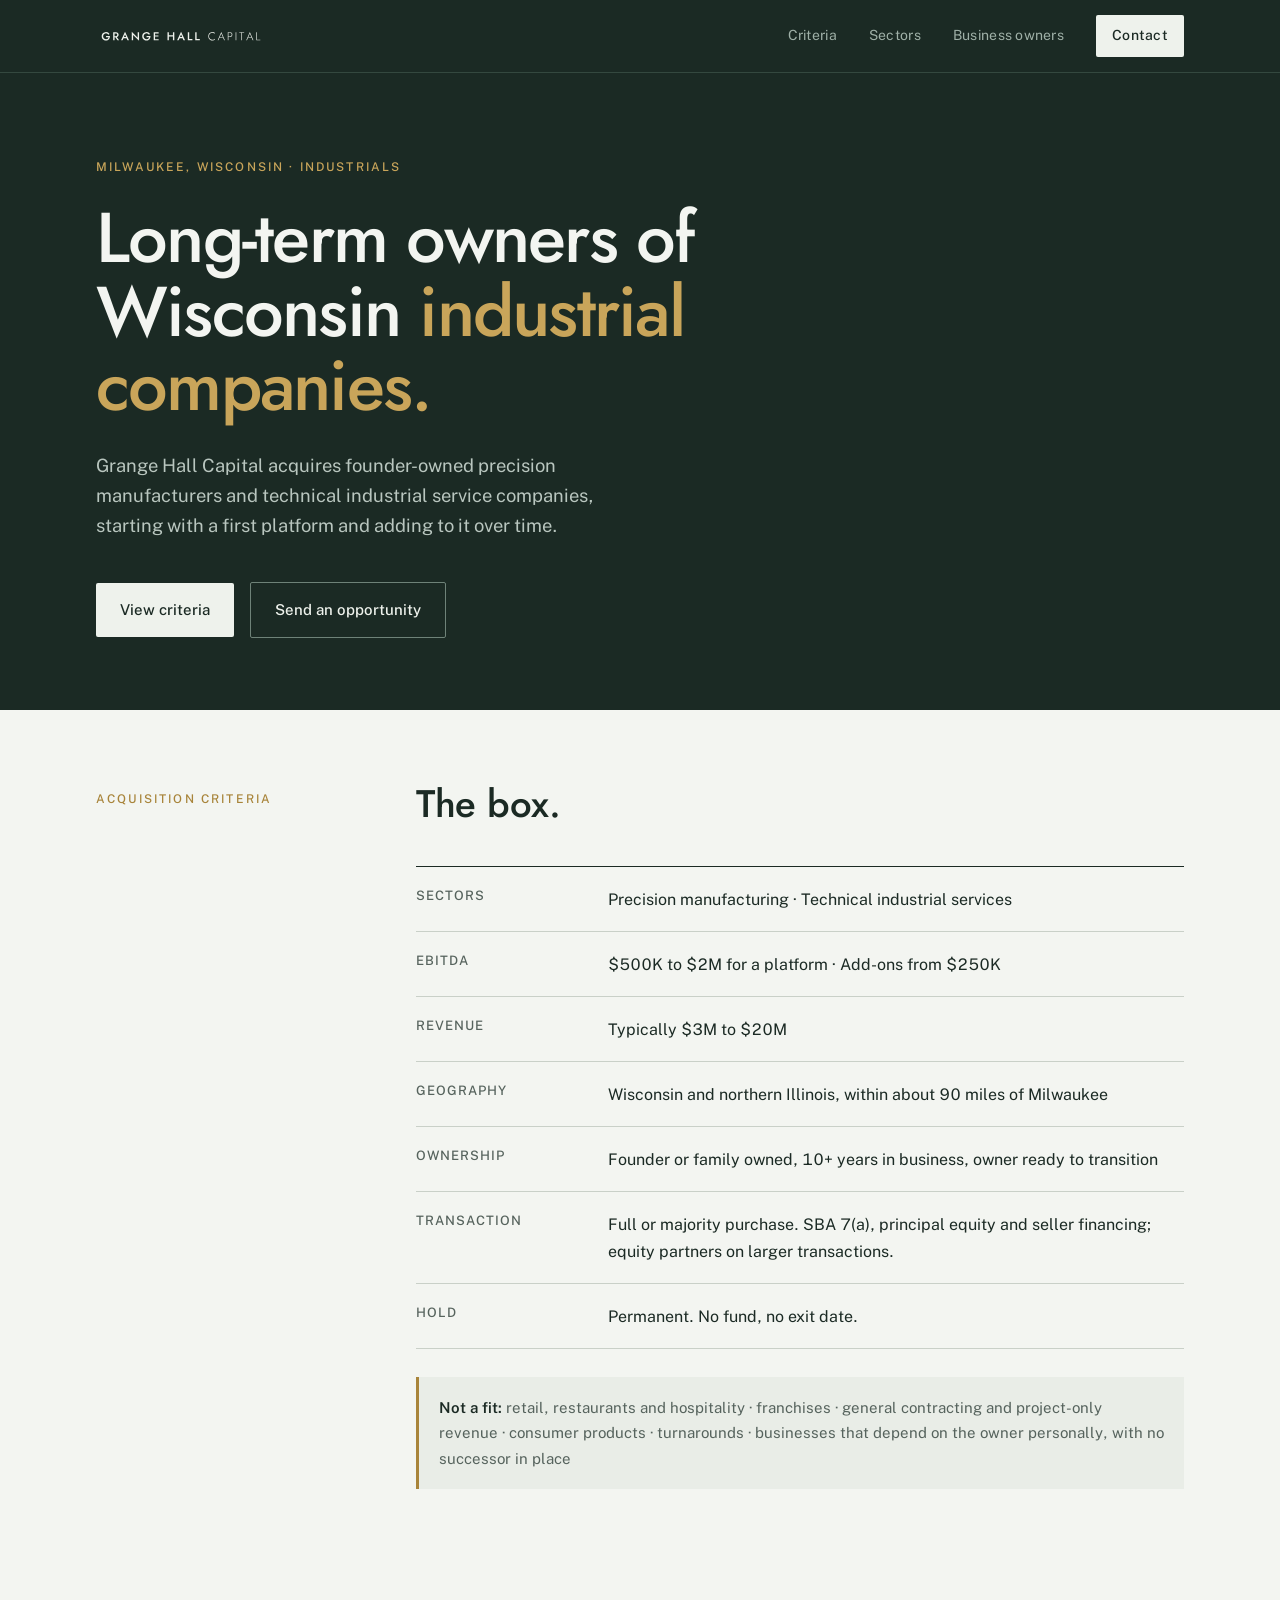
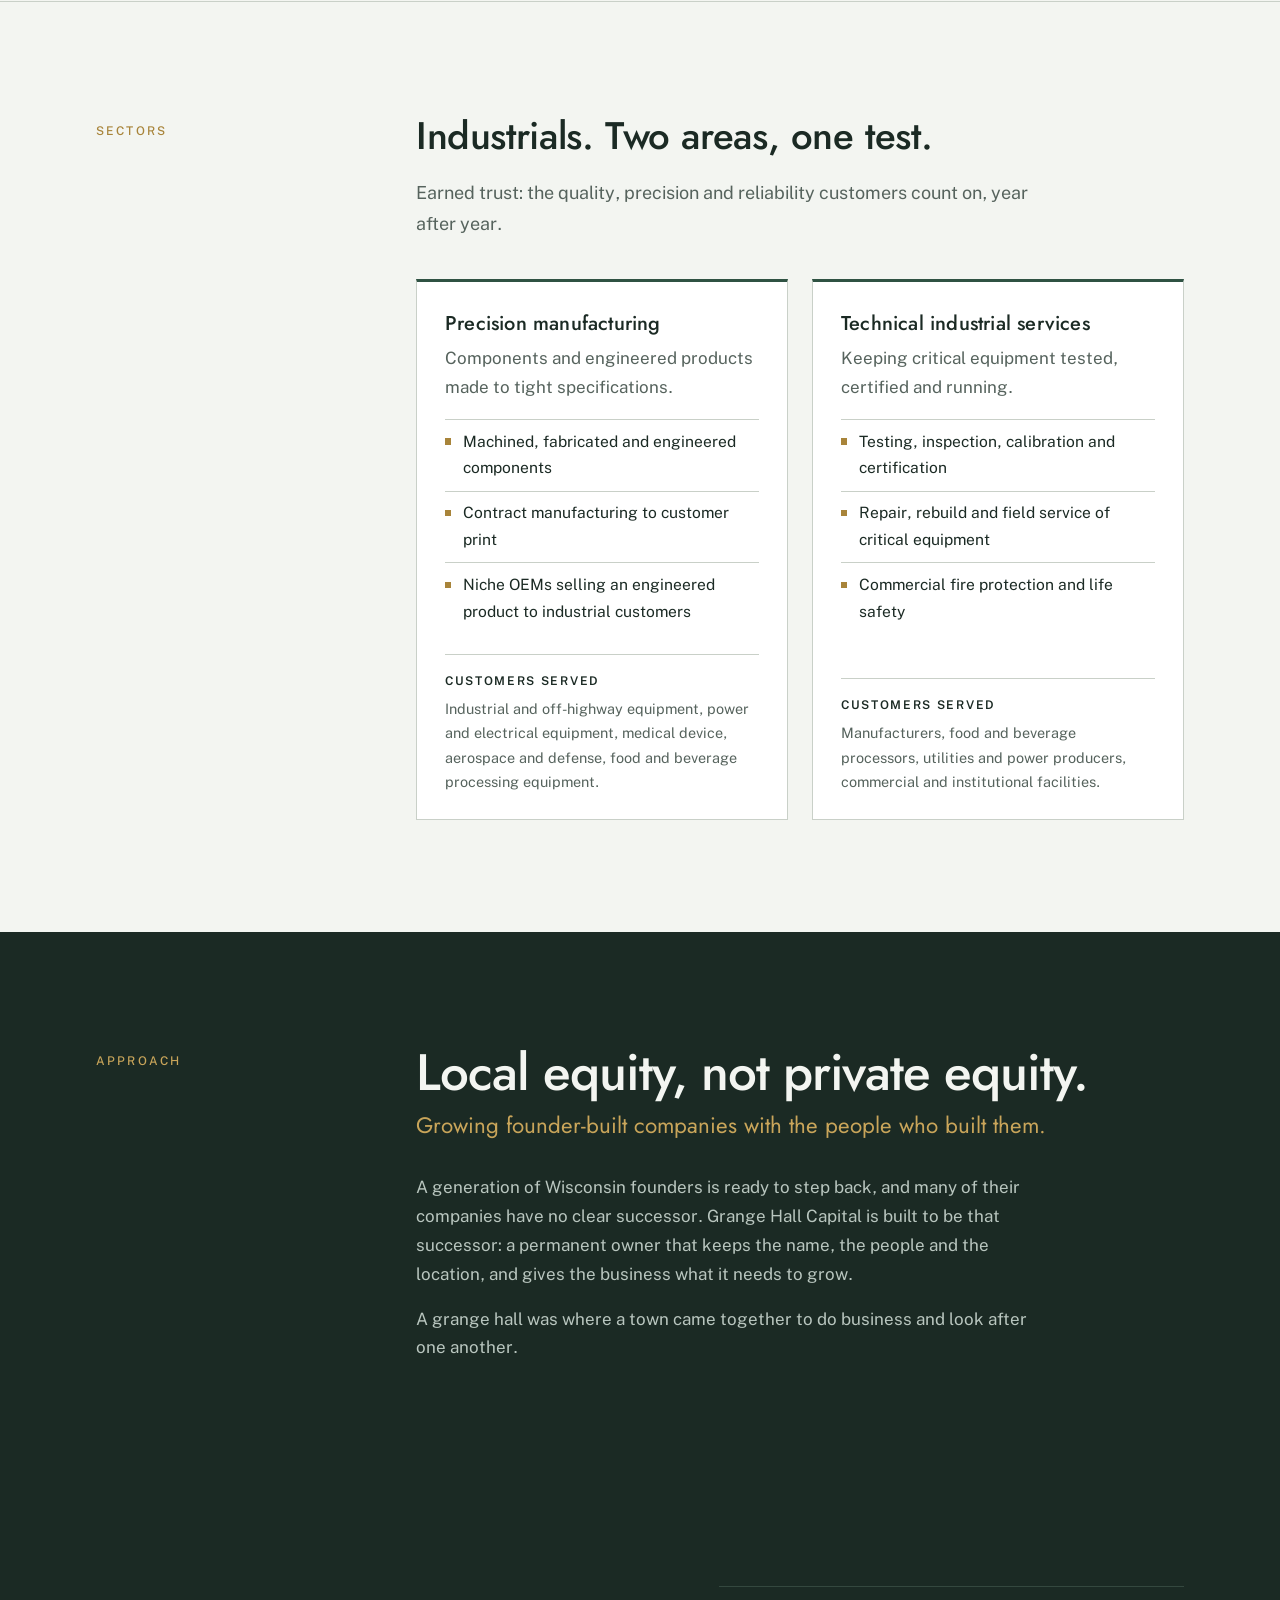
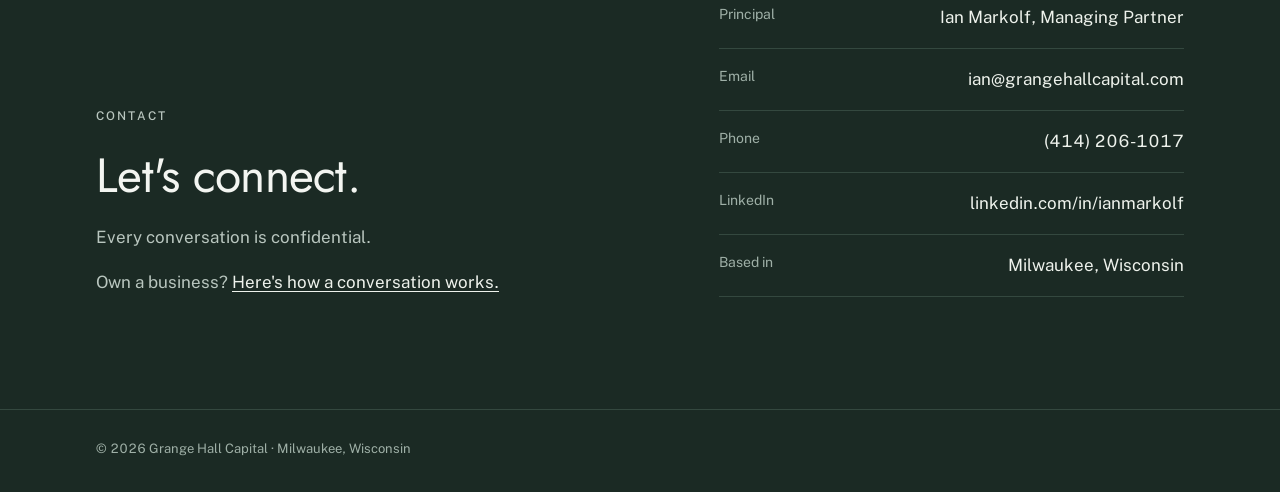
<file: index.html>
<!doctype html>
<html lang="en">
<head>
<meta charset="utf-8">
<meta name="viewport" content="width=device-width, initial-scale=1">
<title>Grange Hall Capital | Wisconsin Industrial Acquisitions</title>
<meta name="description" content="Grange Hall Capital acquires founder-owned precision manufacturers and technical industrial service companies in Wisconsin and northern Illinois, and owns them for the long term.">
<meta property="og:type" content="website">
<meta property="og:url" content="https://grangehallcapital.com/">
<meta property="og:title" content="Grange Hall Capital | Wisconsin Industrial Acquisitions">
<meta property="og:description" content="Grange Hall Capital acquires founder-owned precision manufacturers and technical industrial service companies in Wisconsin and northern Illinois, and owns them for the long term.">
<link rel="canonical" href="https://grangehallcapital.com/">
<link rel="icon" href="favicon.svg" type="image/svg+xml">
<link rel="preconnect" href="https://fonts.googleapis.com">
<link rel="preconnect" href="https://fonts.gstatic.com" crossorigin>
<link href="https://fonts.googleapis.com/css2?family=Jost:wght@400;500&family=Public+Sans:wght@400;500;600&display=swap" rel="stylesheet">
<style>
:root{
  --ink:#1B2A24; --ink-2:#22342C; --field:#2F5243; --paper:#F3F5F1; --paper-2:#E9EDE7;
  --rule:#C9D0C8; --rule-dk:#34483F; --muted:#56635D; --muted-dk:#9FB0A7; --wheat:#A8843A; --wheat-lt:#C9A55A;
  --display:"Jost","Futura",system-ui,sans-serif; --sans:"Public Sans",system-ui,sans-serif;
  --w:72rem;
}
*{box-sizing:border-box}
html{-webkit-text-size-adjust:100%;scroll-behavior:smooth}
@media (prefers-reduced-motion:reduce){html{scroll-behavior:auto}}
body{margin:0;background:var(--paper);color:var(--ink);font:400 1.0625rem/1.7 var(--sans);font-feature-settings:"tnum" 1;-webkit-font-smoothing:antialiased}
a{color:var(--field);text-decoration-thickness:1px;text-underline-offset:3px}
a:hover{color:var(--ink)}
:focus-visible{outline:2px solid var(--wheat);outline-offset:3px}
.wrap{max-width:var(--w);margin:0 auto;padding:0 2rem}

/* header */
.site-head{position:sticky;top:0;z-index:10;background:var(--ink);border-bottom:1px solid var(--rule-dk)}
.site-head .wrap{display:flex;align-items:center;justify-content:space-between;height:4.5rem;gap:1.5rem}
.wordmark{height:1.45rem;width:auto;display:block;color:#EEF2EC}
nav{display:flex;align-items:center;gap:2rem;font-size:.875rem;letter-spacing:.02em}
nav a{color:var(--muted-dk);text-decoration:none}
nav a:hover{color:#fff}
nav a.cta{color:var(--ink);background:#EEF2EC;padding:.55rem 1rem;border-radius:2px;font-weight:500}
nav a.cta:hover{background:#fff;color:var(--ink)}

/* hero */
.hero{background:var(--ink);color:#EEF2EC}
.hero .wrap{display:grid;grid-template-columns:1.35fr 1fr;gap:4rem;align-items:end;padding-top:clamp(4.5rem,10vw,8rem);padding-bottom:clamp(4rem,8vw,6.5rem)}
.eyebrow{font:500 .75rem/1 var(--sans);letter-spacing:.18em;text-transform:uppercase;color:var(--wheat-lt);margin:0 0 1.75rem}
h1{font:500 clamp(2.6rem,5.6vw,4.4rem)/1.05 var(--display);letter-spacing:-.025em;margin:0 0 1.75rem;color:#F3F5F1}
.lede{font-size:1.15rem;line-height:1.65;color:#B9C6BF;max-width:34rem;margin:0 0 2.5rem}
.btn{display:inline-block;background:#EEF2EC;color:var(--ink);text-decoration:none;font-weight:500;font-size:.9375rem;padding:.9rem 1.5rem;border-radius:2px}
.btn:hover{background:#fff;color:var(--ink)}
.link-lt{color:#C9D4CE;margin-left:1.5rem;font-size:.9375rem}
.link-lt:hover{color:#fff}

.glance{border:1px solid var(--rule-dk);background:var(--ink-2);padding:1.75rem 1.75rem 1.5rem}
.glance h2{font:500 .75rem/1 var(--sans);letter-spacing:.18em;text-transform:uppercase;color:var(--muted-dk);margin:0 0 1.25rem}
.glance dl{margin:0}
.glance div{display:flex;justify-content:space-between;gap:1rem;padding:.8rem 0;border-top:1px solid var(--rule-dk)}
.glance div:first-child{border-top:0;padding-top:0}
.glance dt{color:var(--muted-dk);font-size:.875rem}
.glance dd{margin:0;text-align:right;font-size:.9375rem;color:#EEF2EC}

/* sections */
section{padding:clamp(4.5rem,9vw,7rem) 0;border-top:1px solid var(--rule)}
main section:first-child{border-top:0}
.sec{display:grid;grid-template-columns:16rem 1fr;gap:4rem}
.label{font:500 .75rem/1.4 var(--sans);letter-spacing:.18em;text-transform:uppercase;color:var(--wheat);margin:.55rem 0 0}
h2.title{font:500 clamp(1.75rem,3.2vw,2.4rem)/1.15 var(--display);letter-spacing:-.01em;margin:0 0 2.5rem;max-width:22ch}
h3{font:500 1.0625rem/1.35 var(--display);margin:0 0 .6rem;letter-spacing:.01em}
p{margin:0 0 1rem;max-width:40rem}
p:last-child{margin-bottom:0}
.muted{color:var(--muted)}
.intro{font-size:1.125rem;color:var(--muted);margin:-1.25rem 0 2.5rem}

.pillars{display:grid;grid-template-columns:repeat(3,1fr);gap:0;border-top:1px solid var(--ink)}
.pillars > div{padding:1.5rem 1.75rem 0 0}
.pillars > div + div{padding-left:1.75rem;border-left:1px solid var(--rule)}
.pillars .n{font:500 .8125rem/1 var(--display);color:var(--wheat);margin-bottom:1.25rem;display:block}
.pillars p{font-size:.9875rem;color:var(--muted)}

table.crit{width:100%;border-collapse:collapse;border-top:1px solid var(--ink)}
table.crit th,table.crit td{text-align:left;vertical-align:top;padding:1.15rem 0;border-bottom:1px solid var(--rule)}
table.crit th{width:12rem;font:500 .8125rem/1.6 var(--sans);letter-spacing:.08em;text-transform:uppercase;color:var(--muted);padding-right:2rem}
table.crit td{font-size:1rem}
table.crit td strong{font-weight:600}

ul.terms{list-style:none;margin:0;padding:0;display:grid;grid-template-columns:1fr 1fr;gap:0;border-top:1px solid var(--ink)}
ul.terms li{padding:1.5rem 2rem 1.5rem 0;border-bottom:1px solid var(--rule)}
ul.terms li:nth-child(even){padding-left:2rem;padding-right:0;border-left:1px solid var(--rule)}
ul.terms h3{margin-bottom:.4rem}
ul.terms p{font-size:.9875rem;color:var(--muted)}

.person{display:grid;grid-template-columns:20rem 1fr;gap:3.5rem;align-items:start}
.portrait{position:relative;width:20rem;aspect-ratio:1;background:var(--ink);display:grid;place-items:center;overflow:hidden}
.portrait img{position:absolute;inset:0;z-index:1;width:100%;height:100%;object-fit:cover;display:block}
.portrait .mono{width:42%;height:auto}
.portrait .mono rect{fill:transparent}
.person h2{font:400 1.9rem/1.15 var(--display);margin:0 0 .35rem}
.role{font:500 .75rem/1 var(--sans);letter-spacing:.18em;text-transform:uppercase;color:var(--muted);margin:0 0 1.75rem}
.creds{display:flex;flex-wrap:wrap;gap:.5rem 1.75rem;margin:1.75rem 0 0;padding:1.25rem 0 0;border-top:1px solid var(--rule);font-size:.875rem;color:var(--muted)}
.creds strong{color:var(--ink);font-weight:600}

ol.steps{list-style:none;counter-reset:s;margin:0;padding:0;border-top:1px solid var(--ink);max-width:46rem}
ol.steps li{counter-increment:s;display:grid;grid-template-columns:3rem 1fr;padding:1.35rem 0;border-bottom:1px solid var(--rule)}
ol.steps li::before{content:counter(s,decimal-leading-zero);font:500 .875rem/1.7 var(--display);color:var(--wheat)}
ol.steps strong{display:block;font-weight:600}
ul.plain{list-style:none;margin:0;padding:0;border-top:1px solid var(--ink);max-width:46rem}
ul.plain li{padding:1.35rem 0;border-bottom:1px solid var(--rule)}
ul.plain strong{display:block;font-weight:600}
.faq{border-top:1px solid var(--ink);max-width:46rem}
.faq details{border-bottom:1px solid var(--rule);padding:1.2rem 0}
.faq summary{font-weight:600;cursor:pointer;list-style:none;display:flex;justify-content:space-between;gap:1rem}
.faq summary::-webkit-details-marker{display:none}
.faq summary::after{content:"+";font:400 1.3rem/1.2 var(--display);color:var(--field)}
.faq details[open] summary::after{content:"\2212"}
.faq details p{margin:.75rem 0 0;color:var(--muted)}

.accent{color:var(--wheat-lt)}
/* statement band */
.statement{background:var(--paper-2);border-top:0;padding:clamp(4.5rem,9vw,7rem) 0}
.statement p.big{font:500 clamp(2rem,4.6vw,3.6rem)/1.1 var(--display);letter-spacing:-.02em;max-width:20ch;margin:0 0 1.5rem;color:var(--ink)}
.statement p.big em{font-style:normal;color:var(--wheat)}
.statement p.sub{font-size:1.125rem;color:var(--muted);max-width:40rem;margin:0}
/* focus cards */
.focus{display:grid;grid-template-columns:repeat(3,1fr);gap:1.5rem}
.focus article{background:#fff;border:1px solid var(--rule);display:flex;flex-direction:column}
.focus .img{aspect-ratio:4/3;background:var(--ink);display:grid;place-items:center;overflow:hidden}
.focus .img img{width:100%;height:100%;object-fit:cover;display:block}
.focus .img span{font:500 .75rem/1 var(--sans);letter-spacing:.18em;text-transform:uppercase;color:var(--muted-dk)}
.focus .body{padding:1.5rem 1.5rem 1.75rem}
.focus .n{font:500 .8125rem/1 var(--display);color:var(--wheat);display:block;margin-bottom:.9rem}
.focus p{font-size:.9875rem;color:var(--muted)}
.focus-note{margin-top:1.75rem;font-size:.9375rem;color:var(--muted)}
/* closing band + footer */
.closing{background:var(--ink);color:#EEF2EC;border-top:0}
.closing .wrap{display:grid;grid-template-columns:1.2fr 1fr;gap:4rem;align-items:end}
.closing h2{font:400 clamp(2rem,4vw,3rem)/1.1 var(--display);letter-spacing:-.015em;margin:0 0 1.25rem;color:#F3F5F1}
.closing p{color:#B9C6BF}
.contact{margin:0;border-top:1px solid var(--rule-dk)}
.contact div{display:flex;justify-content:space-between;gap:1rem;padding:1rem 0;border-bottom:1px solid var(--rule-dk)}
.contact dt{color:var(--muted-dk);font-size:.875rem}
.contact dd{margin:0}
.contact a{color:#EEF2EC;text-decoration:none}
.contact a:hover{text-decoration:underline}
.site-foot{background:var(--ink);color:var(--muted-dk);font-size:.8125rem;border-top:1px solid var(--rule-dk)}
.site-foot .wrap{display:flex;justify-content:space-between;align-items:center;gap:1rem;flex-wrap:wrap;padding-top:1.75rem;padding-bottom:2rem}
.site-foot a{color:var(--muted-dk);text-decoration:none}
.site-foot a:hover{color:#fff}
.site-foot .links{display:flex;gap:1.5rem}

@media (max-width:900px){
  .hero .wrap,.closing .wrap{grid-template-columns:1fr;gap:3rem}
  .sec{grid-template-columns:1fr;gap:1rem}
  .label{margin:0}
}
@media (max-width:700px){
  .wrap{padding:0 1.25rem}
  nav a:not(.cta){display:none}
  .wordmark{height:1.2rem}
  .pillars,.focus{grid-template-columns:1fr}
  .pillars > div,.pillars > div + div{padding:1.5rem 0;border-left:0;border-bottom:1px solid var(--rule)}
  ul.terms{grid-template-columns:1fr}
  ul.terms li,ul.terms li:nth-child(even){padding:1.35rem 0;border-left:0}
  table.crit th,table.crit td{display:block;width:auto;padding:0}
  table.crit th{padding-top:1.1rem;padding-bottom:.25rem;border-bottom:0}
  table.crit td{padding-bottom:1.1rem}
  .person{grid-template-columns:1fr;gap:1.75rem}
  .portrait{width:12rem}
  .link-lt{display:block;margin:1.25rem 0 0}
}

/* v2 rebuild additions */
.hero.single .wrap{grid-template-columns:1fr;padding-top:clamp(3.5rem,7vw,5.5rem);padding-bottom:clamp(3rem,6vw,4.5rem)}
.hero.single h1{max-width:16ch}
.hero .actions{display:flex;flex-wrap:wrap;gap:1rem;align-items:center}
.btn-outline{display:inline-block;color:#EEF2EC;border:1px solid #6E8278;text-decoration:none;font-weight:500;font-size:.9375rem;padding:.9rem 1.5rem;border-radius:2px}
.btn-outline:hover{border-color:#EEF2EC;color:#fff}
#criteria{padding-top:clamp(3rem,6vw,4.5rem)}
.notfit{margin-top:1.75rem;padding:1.1rem 1.25rem;background:var(--paper-2);border-left:3px solid var(--wheat);font-size:.9375rem;color:var(--muted);max-width:none}
.notfit strong{color:var(--ink);font-weight:600}
.sectors{display:grid;grid-template-columns:1fr 1fr;gap:1.5rem}
.sectors article{background:#fff;border:1px solid var(--rule);border-top:3px solid var(--field);padding:1.75rem 1.75rem 1.5rem;display:flex;flex-direction:column}
.sectors h3{font-size:1.25rem;margin-bottom:.4rem}
.sectors .def{color:var(--muted);margin-bottom:1.1rem}
.sectors ul{margin:0 0 1.25rem;padding:0;list-style:none}
.sectors li{padding:.55rem 0 .55rem 1.1rem;border-top:1px solid var(--rule);position:relative;font-size:.975rem}
.sectors li::before{content:"";position:absolute;left:0;top:1.15rem;width:.4rem;height:.4rem;background:var(--wheat)}
.sectors .served{margin-top:auto;padding-top:1rem;border-top:1px solid var(--rule);font-size:.9rem;color:var(--muted)}
.sectors .served strong{display:block;color:var(--ink);font-weight:600;font-size:.75rem;letter-spacing:.14em;text-transform:uppercase;margin-bottom:.35rem}
.approach-band{background:var(--ink);color:#EEF2EC;border-top:0}
.approach-band .label{color:var(--wheat-lt)}
.approach-band h2{font:500 clamp(2rem,4.4vw,3.2rem)/1.1 var(--display);letter-spacing:-.02em;margin:0 0 .6rem;color:#F3F5F1}
.approach-band .subhead{font:400 clamp(1.15rem,2vw,1.4rem)/1.4 var(--display);color:var(--wheat-lt);margin:0 0 2rem;max-width:40rem}
.approach-band p.body{color:#B9C6BF;font-size:1.0625rem;max-width:40rem}
ul.terms3{list-style:none;margin:0;padding:0;display:grid;grid-template-columns:repeat(3,1fr);border-top:1px solid var(--ink)}
ul.terms3 li{padding:1.5rem 1.75rem 0 0}
ul.terms3 li+li{padding-left:1.75rem;border-left:1px solid var(--rule)}
ul.terms3 h3{margin-bottom:.4rem}
ul.terms3 p{font-size:.9875rem;color:var(--muted)}
@media (max-width:760px){
  .sectors,ul.terms3{grid-template-columns:1fr}
  ul.terms3 li,ul.terms3 li+li{padding:1.35rem 0;border-left:0;border-bottom:1px solid var(--rule)}
}
</style>
</head>
<body>
<header class="site-head"><div class="wrap">
  <a href="#top" aria-label="Grange Hall Capital, home"><svg role="img" aria-label="Grange Hall Capital" class="wordmark" xmlns="http://www.w3.org/2000/svg" viewBox="0 0 644 88"><g fill="currentColor"><path transform="translate(20.00,62.00) scale(0.04400,-0.04400)" d="M411.25 266.25H625.5Q616.5 230.75 598.625 199.75Q580.75 168.75 553.875 145.0Q527 121.25 489.875 108.125Q452.75 95 406.25 95Q337.25 95 282.125 127.0Q227 159 194.75 216.5Q162.5 274 162.5 350Q162.5 427 195.25 483.375Q228 539.75 283.25 571.125Q338.5 602.5 406.25 602.5Q478.75 602.5 530.25 572.625Q581.75 542.75 611 492.5L707.25 556.75Q676 605.75 631.75 640.375Q587.5 675 531.25 693.75Q475 712.5 406.25 712.5Q327.25 712.5 259.875 686.25Q192.5 660 142.625 611.625Q92.75 563.25 65.125 496.625Q37.5 430 37.5 350Q37.5 270 64.75 203.0Q92 136 141.375 87.125Q190.75 38.25 257.75 11.625Q324.75 -15 403.75 -15Q487.5 -15 552.625 15.375Q617.75 45.75 662.0 98.75Q706.25 151.75 728.125 220.375Q750 289 748 366.25H411.25Z"/><path transform="translate(61.80,62.00) scale(0.04400,-0.04400)" d="M222.5 333.75 445 0H587.5L350 333.75ZM77.5 700V0H196.25V700ZM148.25 597.5H288.75Q329.5 597.5 359.875 583.625Q390.25 569.75 407.25 543.625Q424.25 517.5 424.25 480Q424.25 442.75 407.25 416.5Q390.25 390.25 359.875 376.375Q329.5 362.5 288.75 362.5H148.25V265H293.75Q370.5 265 426.75 291.875Q483 318.75 514.25 368.0Q545.5 417.25 545.5 482.5Q545.5 548.75 514.25 597.5Q483 646.25 426.75 673.125Q370.5 700 293.75 700H148.25Z"/><path transform="translate(94.98,62.00) scale(0.04400,-0.04400)" d="M162 180H532L509.5 279.5H184.5ZM345 502 456.5 242.25 458.75 213 553.75 0H687.5L345 738.75L2.5 0H136.25L233.25 219.25L235 245.25Z"/><path transform="translate(132.34,62.00) scale(0.04400,-0.04400)" d="M588.75 700V230L77.5 735V0H193.75V470L705 -35V700Z"/><path transform="translate(173.80,62.00) scale(0.04400,-0.04400)" d="M411.25 266.25H625.5Q616.5 230.75 598.625 199.75Q580.75 168.75 553.875 145.0Q527 121.25 489.875 108.125Q452.75 95 406.25 95Q337.25 95 282.125 127.0Q227 159 194.75 216.5Q162.5 274 162.5 350Q162.5 427 195.25 483.375Q228 539.75 283.25 571.125Q338.5 602.5 406.25 602.5Q478.75 602.5 530.25 572.625Q581.75 542.75 611 492.5L707.25 556.75Q676 605.75 631.75 640.375Q587.5 675 531.25 693.75Q475 712.5 406.25 712.5Q327.25 712.5 259.875 686.25Q192.5 660 142.625 611.625Q92.75 563.25 65.125 496.625Q37.5 430 37.5 350Q37.5 270 64.75 203.0Q92 136 141.375 87.125Q190.75 38.25 257.75 11.625Q324.75 -15 403.75 -15Q487.5 -15 552.625 15.375Q617.75 45.75 662.0 98.75Q706.25 151.75 728.125 220.375Q750 289 748 366.25H411.25Z"/><path transform="translate(215.60,62.00) scale(0.04400,-0.04400)" d="M150.75 0H503.75V103.75H150.75ZM150.75 596.25H503.75V700H150.75ZM150.75 323.75H483.75V426.25H150.75ZM77.5 700V0H193.75V700Z"/><path transform="translate(267.92,62.00) scale(0.04400,-0.04400)" d="M124.5 321.25H624.5V430H124.5ZM547.5 700V0H666.25V700ZM77.5 700V0H196.25V700Z"/><path transform="translate(307.66,62.00) scale(0.04400,-0.04400)" d="M162 180H532L509.5 279.5H184.5ZM345 502 456.5 242.25 458.75 213 553.75 0H687.5L345 738.75L2.5 0H136.25L233.25 219.25L235 245.25Z"/><path transform="translate(345.02,62.00) scale(0.04400,-0.04400)" d="M77.5 700V0H473.75V106.25H196.25V700Z"/><path transform="translate(373.18,62.00) scale(0.04400,-0.04400)" d="M77.5 700V0H473.75V106.25H196.25V700Z"/><path transform="translate(424.35,62.00) scale(0.04400,-0.04400)" d="M102.79833984375 350Q102.79833984375 440.00048828125 141.09844970703125 508.10089111328125Q179.3985595703125 576.2012939453125 243.39886474609375 614.801513671875Q307.399169921875 653.4017333984375 385.999755859375 653.4017333984375Q434.7996826171875 653.4017333984375 475.899658203125 642.0018310546875Q516.9996337890625 630.6019287109375 551.1996459960938 609.10205078125Q585.399658203125 587.6021728515625 610.999755859375 557.80224609375V630.9998779296875Q566.999755859375 669.9998779296875 514.999755859375 689.5999145507812Q462.999755859375 709.199951171875 385.999755859375 709.199951171875Q312.999755859375 709.199951171875 250.6998291015625 682.699951171875Q188.39990234375 656.199951171875 142.0 607.8999633789062Q95.60009765625 559.5999755859375 69.8001708984375 493.79998779296875Q44.000244140625 428 44.000244140625 350Q44.000244140625 272 69.8001708984375 206.20001220703125Q95.60009765625 140.4000244140625 142.0 92.10003662109375Q188.39990234375 43.800048828125 250.6998291015625 17.300048828125Q312.999755859375 -9.199951171875 385.999755859375 -9.199951171875Q462.999755859375 -9.199951171875 514.999755859375 10.40008544921875Q566.999755859375 30.0001220703125 610.999755859375 69.0001220703125V142.5977783203125Q584.9996337890625 112.7978515625 551.399658203125 91.09796142578125Q517.7996826171875 69.3980712890625 476.89971923828125 57.9981689453125Q435.999755859375 46.5982666015625 385.999755859375 46.5982666015625Q307.399169921875 46.5982666015625 243.1988525390625 85.5985107421875Q178.99853515625 124.5987548828125 140.8984375 192.9991455078125Q102.79833984375 261.3995361328125 102.79833984375 350Z"/><path transform="translate(461.49,62.00) scale(0.04400,-0.04400)" d="M139.799560546875 234.801513671875H498.9989013671875L480.9996337890625 286.7998046875H157.798828125ZM317.999267578125 600.403564453125 456.0003662109375 266.400390625 461.2001953125 253.2008056640625 565.2003173828125 0H626.998291015625L317.999267578125 726.99951171875L9.000244140625 0H70.7982177734375L176.3983154296875 256.8006591796875L181.59814453125 269.2003173828125Z"/><path transform="translate(496.47,62.00) scale(0.04400,-0.04400)" d="M84.000244140625 700V0H139.3984375V700ZM114.999267578125 648.001708984375H247.9986572265625Q324.7991943359375 648.001708984375 373.09954833984375 608.30126953125Q421.39990234375 568.600830078125 421.39990234375 492.8001708984375Q421.39990234375 417.5994873046875 373.09954833984375 377.59906005859375Q324.7991943359375 337.5986328125 247.9986572265625 337.5986328125H114.999267578125V285.600341796875H247.9986572265625Q313.99853515625 285.600341796875 365.4984130859375 310.50030517578125Q416.998291015625 335.4002685546875 446.898193359375 382.1002197265625Q476.798095703125 428.8001708984375 476.798095703125 492.8001708984375Q476.798095703125 557.8001708984375 446.898193359375 604.0001220703125Q416.998291015625 650.2000732421875 365.4984130859375 675.1000366210938Q313.99853515625 700 247.9986572265625 700H114.999267578125Z"/><path transform="translate(526.40,62.00) scale(0.04400,-0.04400)" d="M82.0001220703125 700V0H136.998291015625V700Z"/><path transform="translate(543.03,62.00) scale(0.04400,-0.04400)" d="M14.000244140625 647.6016845703125H198.00048828125V0H253.398681640625V647.6016845703125H437.39892578125V700H14.000244140625Z"/><path transform="translate(569.88,62.00) scale(0.04400,-0.04400)" d="M139.799560546875 234.801513671875H498.9989013671875L480.9996337890625 286.7998046875H157.798828125ZM317.999267578125 600.403564453125 456.0003662109375 266.400390625 461.2001953125 253.2008056640625 565.2003173828125 0H626.998291015625L317.999267578125 726.99951171875L9.000244140625 0H70.7982177734375L176.3983154296875 256.8006591796875L181.59814453125 269.2003173828125Z"/><path transform="translate(604.86,62.00) scale(0.04400,-0.04400)" d="M84.000244140625 700V0H427.999267578125V51.998291015625H138.9984130859375V700Z"/></g></svg></a>
  <nav aria-label="Site">
    <a href="#criteria">Criteria</a>
    <a href="#sectors">Sectors</a>
    <a href="owners.html">Business owners</a>
    <a class="cta" href="#contact">Contact</a>
  </nav>
</div></header>

<div class="hero single" id="top"><div class="wrap">
  <div>
    <p class="eyebrow">Milwaukee, Wisconsin &middot; Industrials</p>
    <h1>Long-term owners of Wisconsin <span class="accent">industrial companies.</span></h1>
    <p class="lede">Grange Hall Capital acquires founder-owned precision manufacturers and technical industrial service companies, starting with a first platform and adding to it over time.</p>
    <div class="actions">
      <a class="btn" href="#criteria">View criteria</a>
      <a class="btn-outline" href="mailto:ian@grangehallcapital.com?subject=Opportunity%20for%20Grange%20Hall%20Capital">Send an opportunity</a>
    </div>
  </div>
</div></div>

<main>

<!-- ===== CRITERIA: single edit point. EBITDA figures appear ONLY in the EBITDA row below. ===== -->
<section id="criteria"><div class="wrap sec">
  <p class="label">Acquisition criteria</p>
  <div>
    <h2 class="title">The box.</h2>
    <table class="crit">
      <tr><th scope="row">Sectors</th><td>Precision manufacturing &middot; Technical industrial services</td></tr>
      <tr><th scope="row">EBITDA</th><td>$500K to $2M for a platform &middot; Add-ons from $250K</td></tr>
      <tr><th scope="row">Revenue</th><td>Typically $3M to $20M</td></tr>
      <tr><th scope="row">Geography</th><td>Wisconsin and northern Illinois, within about 90 miles of Milwaukee</td></tr>
      <tr><th scope="row">Ownership</th><td>Founder or family owned, 10+ years in business, owner ready to transition</td></tr>
      <tr><th scope="row">Transaction</th><td>Full or majority purchase. SBA 7(a), principal equity and seller financing; equity partners on larger transactions.</td></tr>
      <tr><th scope="row">Hold</th><td>Permanent. No fund, no exit date.</td></tr>
    </table>
    <p class="notfit"><strong>Not a fit:</strong> retail, restaurants and hospitality &middot; franchises &middot; general contracting and project-only revenue &middot; consumer products &middot; turnarounds &middot; businesses that depend on the owner personally, with no successor in place</p>
  </div>
</div></section>
<!-- ===== END CRITERIA ===== -->

<section id="sectors"><div class="wrap sec">
  <p class="label">Sectors</p>
  <div>
    <h2 class="title">Industrials. Two areas, one test.</h2>
    <p class="intro">Earned trust: the quality, precision and reliability customers count on, year after year.</p>
    <div class="sectors">
      <article>
        <h3>Precision manufacturing</h3>
        <p class="def">Components and engineered products made to tight specifications.</p>
        <ul>
          <li>Machined, fabricated and engineered components</li>
          <li>Contract manufacturing to customer print</li>
          <li>Niche OEMs selling an engineered product to industrial customers</li>
        </ul>
        <p class="served"><strong>Customers served</strong>Industrial and off-highway equipment, power and electrical equipment, medical device, aerospace and defense, food and beverage processing equipment.</p>
      </article>
      <article>
        <h3>Technical industrial services</h3>
        <p class="def">Keeping critical equipment tested, certified and running.</p>
        <ul>
          <li>Testing, inspection, calibration and certification</li>
          <li>Repair, rebuild and field service of critical equipment</li>
          <li>Commercial fire protection and life safety</li>
        </ul>
        <p class="served"><strong>Customers served</strong>Manufacturers, food and beverage processors, utilities and power producers, commercial and institutional facilities.</p>
      </article>
    </div>
  </div>
</div></section>

<section class="approach-band" id="approach"><div class="wrap sec">
  <p class="label">Approach</p>
  <div>
    <h2>Local equity, not private equity.</h2>
    <p class="subhead">Growing founder-built companies with the people who built them.</p>
    <p class="body">A generation of Wisconsin founders is ready to step back, and many of their companies have no clear successor. Grange Hall Capital is built to be that successor: a permanent owner that keeps the name, the people and the location, and gives the business what it needs to grow.</p>
    <p class="body">A grange hall was where a town came together to do business and look after one another.</p>
  </div>
</div></section>

</main>

<section class="closing" id="contact" aria-labelledby="contact-h"><div class="wrap">
  <div>
    <p class="eyebrow">Contact</p>
    <h2 id="contact-h">Let's connect.</h2>
    <p>Every conversation is confidential.</p>
    <p>Own a business? <a href="owners.html" style="color:#EEF2EC">Here's how a conversation works.</a></p>
  </div>
  <dl class="contact">
    <div><dt>Principal</dt><dd>Ian Markolf, Managing Partner</dd></div>
    <div><dt>Email</dt><dd><a href="mailto:ian@grangehallcapital.com?subject=Opportunity%20for%20Grange%20Hall%20Capital">ian@grangehallcapital.com</a></dd></div>
    <div><dt>Phone</dt><dd><a href="tel:+14142061017">(414) 206-1017</a></dd></div>
    <div><dt>LinkedIn</dt><dd><a href="https://www.linkedin.com/in/ianmarkolf" target="_blank" rel="noopener">linkedin.com/in/ianmarkolf</a></dd></div>
    <div><dt>Based in</dt><dd>Milwaukee, Wisconsin</dd></div>
  </dl>
</div></section>
<footer class="site-foot"><div class="wrap">
  <span>&copy; 2026 Grange Hall Capital &middot; Milwaukee, Wisconsin</span>
</div></footer>
<!-- Cloudflare Web Analytics --><script type='module' src='https://static.cloudflareinsights.com/beacon.min.js' data-cf-beacon='{"token": "3cdc41b87feb4411a884e269849e0d0b"}'></script><!-- End Cloudflare Web Analytics -->
</body>
</html>
</file>
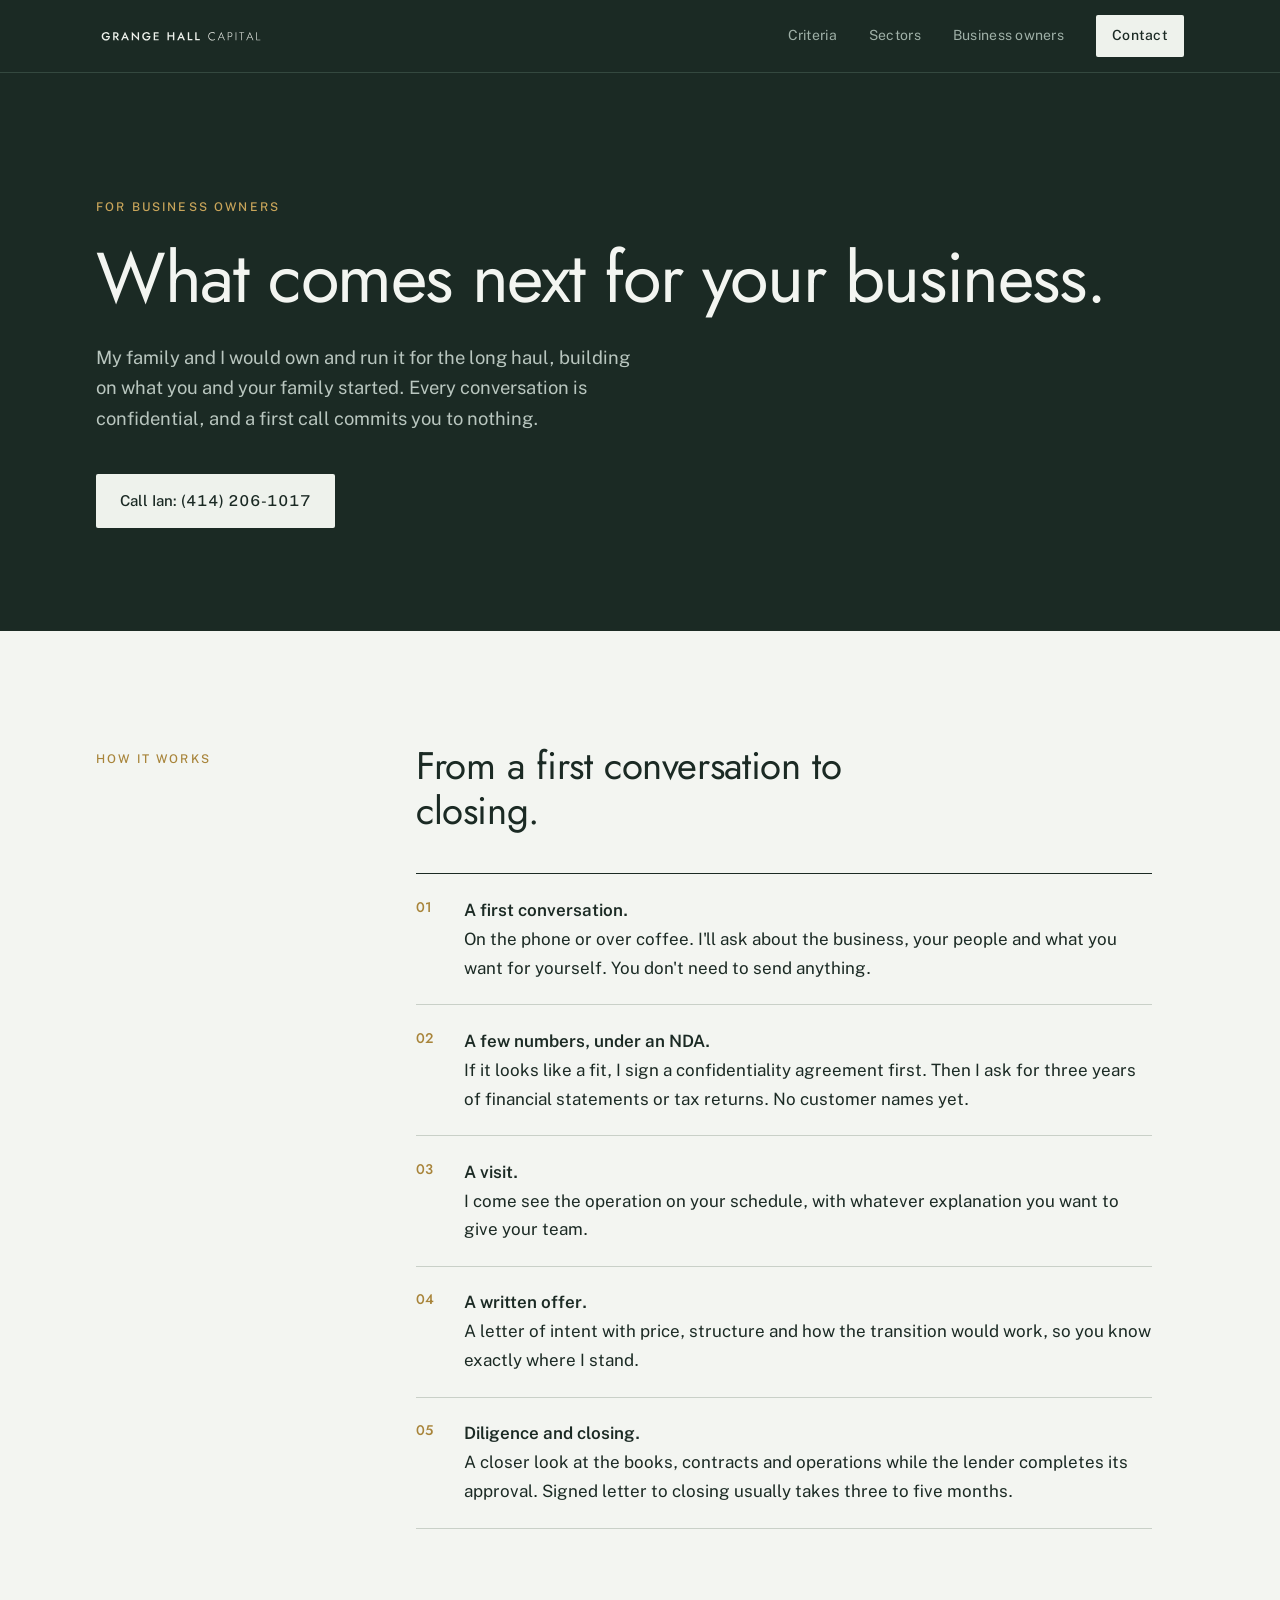
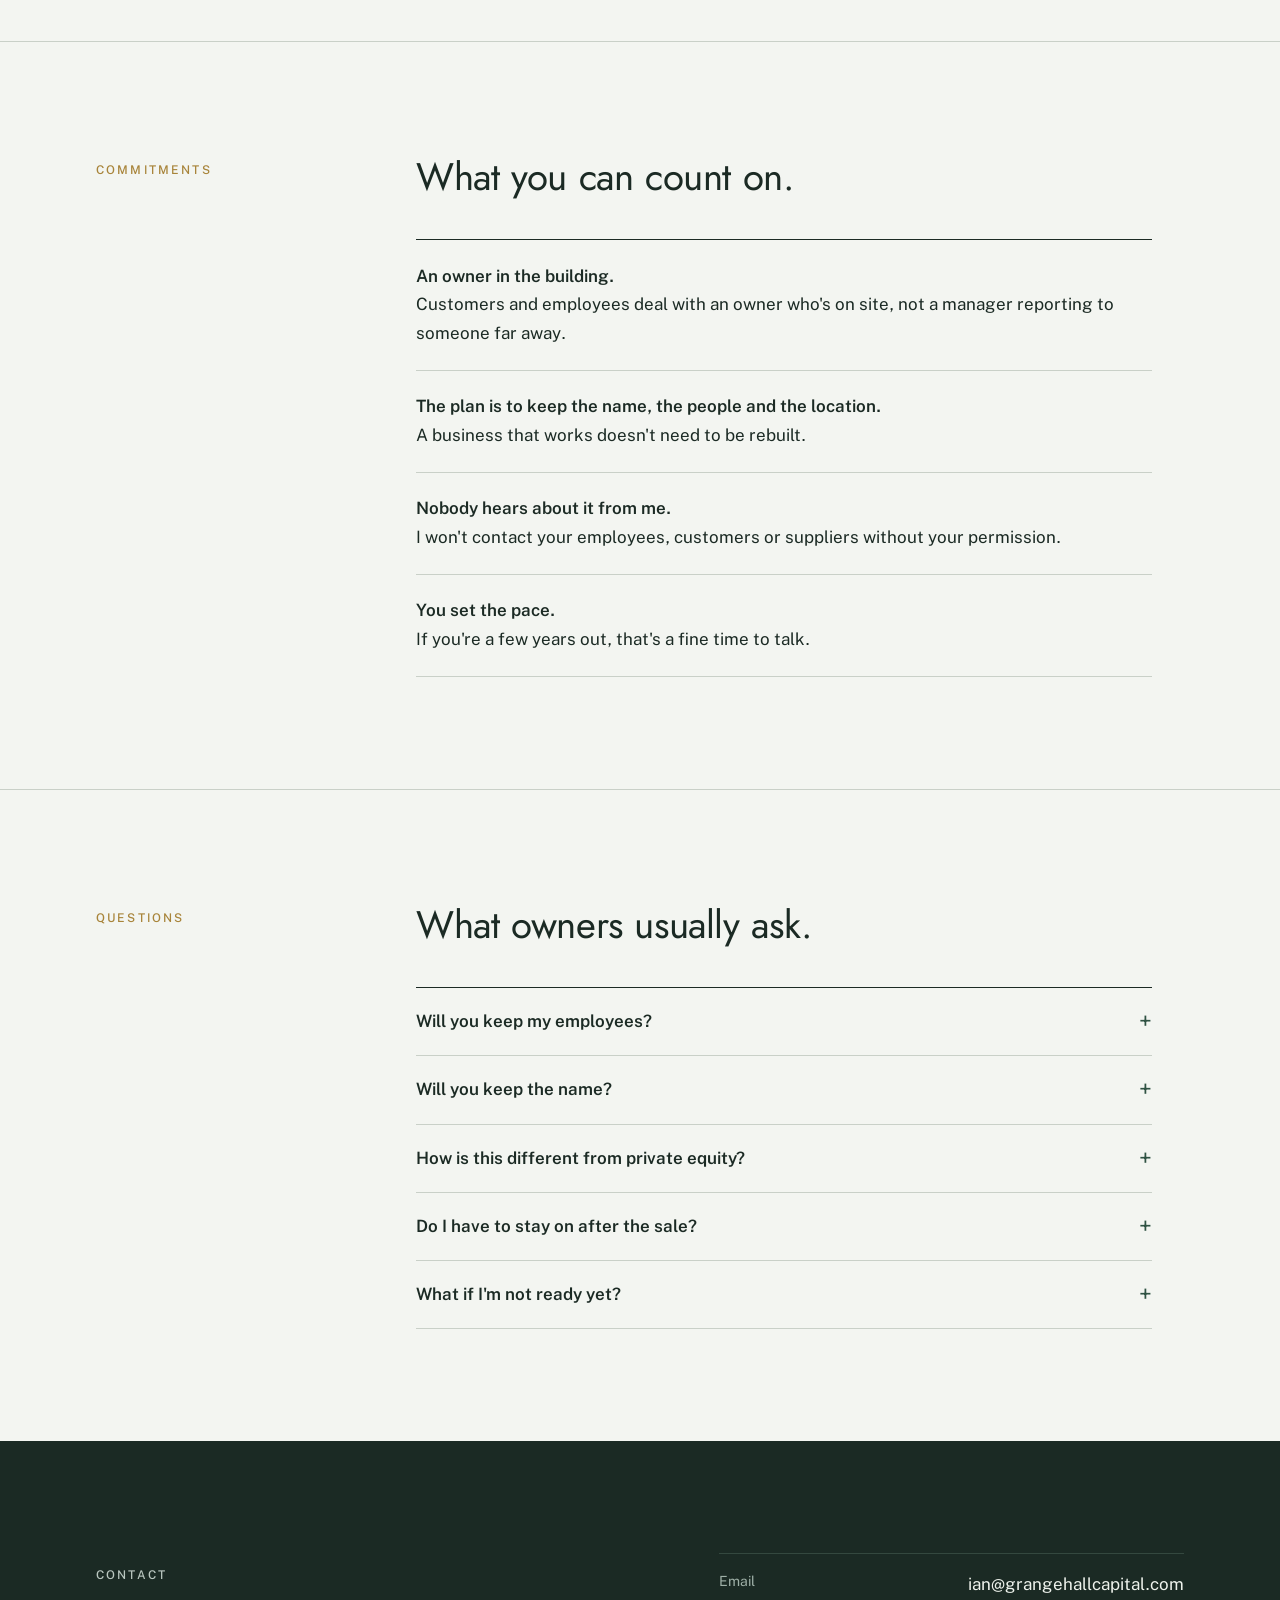
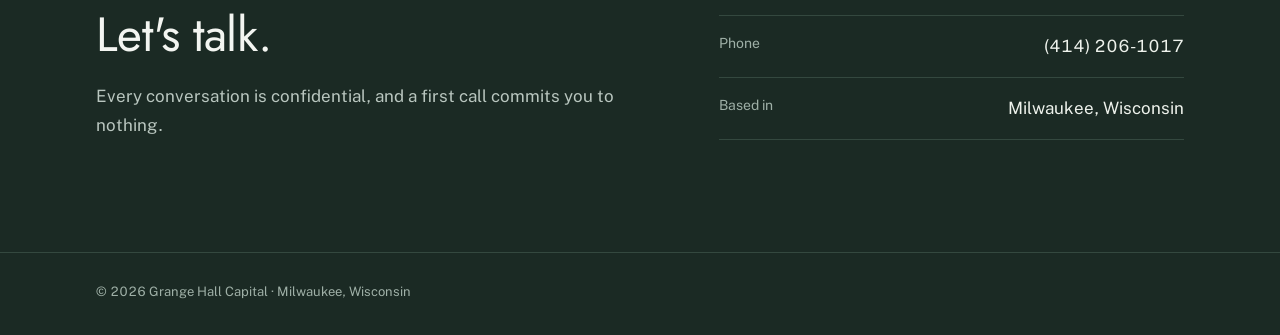
<file: owners.html>
<!doctype html>
<html lang="en">
<head>
<meta charset="utf-8">
<meta name="viewport" content="width=device-width, initial-scale=1">
<title>For business owners | Grange Hall Capital</title>
<meta name="description" content="How a conversation with Ian Markolf of Grange Hall Capital works, for founders thinking about what comes next for their business.">
<link rel="canonical" href="https://grangehallcapital.com/owners.html">
<link rel="icon" href="favicon.svg" type="image/svg+xml">
<link rel="preconnect" href="https://fonts.googleapis.com">
<link rel="preconnect" href="https://fonts.gstatic.com" crossorigin>
<link href="https://fonts.googleapis.com/css2?family=Jost:wght@400;500&family=Public+Sans:wght@400;500;600&display=swap" rel="stylesheet">
<style>
:root{
  --ink:#1B2A24; --ink-2:#22342C; --field:#2F5243; --paper:#F3F5F1; --paper-2:#E9EDE7;
  --rule:#C9D0C8; --rule-dk:#34483F; --muted:#56635D; --muted-dk:#9FB0A7; --wheat:#A8843A; --wheat-lt:#C9A55A;
  --display:"Jost","Futura",system-ui,sans-serif; --sans:"Public Sans",system-ui,sans-serif;
  --w:72rem;
}
*{box-sizing:border-box}
html{-webkit-text-size-adjust:100%;scroll-behavior:smooth}
@media (prefers-reduced-motion:reduce){html{scroll-behavior:auto}}
body{margin:0;background:var(--paper);color:var(--ink);font:400 1.0625rem/1.7 var(--sans);font-feature-settings:"tnum" 1;-webkit-font-smoothing:antialiased}
a{color:var(--field);text-decoration-thickness:1px;text-underline-offset:3px}
a:hover{color:var(--ink)}
:focus-visible{outline:2px solid var(--wheat);outline-offset:3px}
.wrap{max-width:var(--w);margin:0 auto;padding:0 2rem}

/* header */
.site-head{position:sticky;top:0;z-index:10;background:var(--ink);border-bottom:1px solid var(--rule-dk)}
.site-head .wrap{display:flex;align-items:center;justify-content:space-between;height:4.5rem;gap:1.5rem}
.wordmark{height:1.45rem;width:auto;display:block;color:#EEF2EC}
nav{display:flex;align-items:center;gap:2rem;font-size:.875rem;letter-spacing:.02em}
nav a{color:var(--muted-dk);text-decoration:none}
nav a:hover{color:#fff}
nav a.cta{color:var(--ink);background:#EEF2EC;padding:.55rem 1rem;border-radius:2px;font-weight:500}
nav a.cta:hover{background:#fff;color:var(--ink)}

/* hero */
.hero{background:var(--ink);color:#EEF2EC}
.hero .wrap{display:grid;grid-template-columns:1.35fr 1fr;gap:4rem;align-items:end;padding-top:clamp(4.5rem,10vw,8rem);padding-bottom:clamp(4rem,8vw,6.5rem)}
.eyebrow{font:500 .75rem/1 var(--sans);letter-spacing:.18em;text-transform:uppercase;color:var(--wheat-lt);margin:0 0 1.75rem}
h1{font:400 clamp(2.6rem,5.6vw,4.4rem)/1.05 var(--display);letter-spacing:-.02em;margin:0 0 1.75rem;color:#F3F5F1}
.lede{font-size:1.15rem;line-height:1.65;color:#B9C6BF;max-width:34rem;margin:0 0 2.5rem}
.btn{display:inline-block;background:#EEF2EC;color:var(--ink);text-decoration:none;font-weight:500;font-size:.9375rem;padding:.9rem 1.5rem;border-radius:2px}
.btn:hover{background:#fff;color:var(--ink)}
.link-lt{color:#C9D4CE;margin-left:1.5rem;font-size:.9375rem}
.link-lt:hover{color:#fff}

.glance{border:1px solid var(--rule-dk);background:var(--ink-2);padding:1.75rem 1.75rem 1.5rem}
.glance h2{font:500 .75rem/1 var(--sans);letter-spacing:.18em;text-transform:uppercase;color:var(--muted-dk);margin:0 0 1.25rem}
.glance dl{margin:0}
.glance div{display:flex;justify-content:space-between;gap:1rem;padding:.8rem 0;border-top:1px solid var(--rule-dk)}
.glance div:first-child{border-top:0;padding-top:0}
.glance dt{color:var(--muted-dk);font-size:.875rem}
.glance dd{margin:0;text-align:right;font-size:.9375rem;color:#EEF2EC}

/* sections */
section{padding:clamp(4.5rem,9vw,7rem) 0;border-top:1px solid var(--rule)}
main section:first-child{border-top:0}
.sec{display:grid;grid-template-columns:16rem 1fr;gap:4rem}
.label{font:500 .75rem/1.4 var(--sans);letter-spacing:.18em;text-transform:uppercase;color:var(--wheat);margin:.55rem 0 0}
h2.title{font:400 clamp(1.75rem,3.2vw,2.4rem)/1.18 var(--display);letter-spacing:-.01em;margin:0 0 2.5rem;max-width:22ch}
h3{font:500 1.0625rem/1.35 var(--display);margin:0 0 .6rem;letter-spacing:.01em}
p{margin:0 0 1rem;max-width:40rem}
p:last-child{margin-bottom:0}
.muted{color:var(--muted)}
.intro{font-size:1.125rem;color:var(--muted);margin:-1.25rem 0 2.5rem}

.pillars{display:grid;grid-template-columns:repeat(3,1fr);gap:0;border-top:1px solid var(--ink)}
.pillars > div{padding:1.5rem 1.75rem 0 0}
.pillars > div + div{padding-left:1.75rem;border-left:1px solid var(--rule)}
.pillars .n{font:500 .8125rem/1 var(--display);color:var(--wheat);margin-bottom:1.25rem;display:block}
.pillars p{font-size:.9875rem;color:var(--muted)}

table.crit{width:100%;border-collapse:collapse;border-top:1px solid var(--ink)}
table.crit th,table.crit td{text-align:left;vertical-align:top;padding:1.15rem 0;border-bottom:1px solid var(--rule)}
table.crit th{width:12rem;font:500 .8125rem/1.6 var(--sans);letter-spacing:.08em;text-transform:uppercase;color:var(--muted);padding-right:2rem}
table.crit td{font-size:1rem}
table.crit td strong{font-weight:600}

ul.terms{list-style:none;margin:0;padding:0;display:grid;grid-template-columns:1fr 1fr;gap:0;border-top:1px solid var(--ink)}
ul.terms li{padding:1.5rem 2rem 1.5rem 0;border-bottom:1px solid var(--rule)}
ul.terms li:nth-child(even){padding-left:2rem;padding-right:0;border-left:1px solid var(--rule)}
ul.terms h3{margin-bottom:.4rem}
ul.terms p{font-size:.9875rem;color:var(--muted)}

.person{display:grid;grid-template-columns:13rem 1fr;gap:3rem;align-items:start}
.portrait{width:13rem;aspect-ratio:1;background:var(--ink);display:grid;place-items:center;overflow:hidden}
.portrait img{width:100%;height:100%;object-fit:cover;display:block}
.portrait .mono{width:42%;height:auto}
.portrait .mono rect{fill:transparent}
.person h2{font:400 1.9rem/1.15 var(--display);margin:0 0 .35rem}
.role{font:500 .75rem/1 var(--sans);letter-spacing:.18em;text-transform:uppercase;color:var(--muted);margin:0 0 1.75rem}
.creds{display:flex;flex-wrap:wrap;gap:.5rem 1.75rem;margin:1.75rem 0 0;padding:1.25rem 0 0;border-top:1px solid var(--rule);font-size:.875rem;color:var(--muted)}
.creds strong{color:var(--ink);font-weight:600}

ol.steps{list-style:none;counter-reset:s;margin:0;padding:0;border-top:1px solid var(--ink);max-width:46rem}
ol.steps li{counter-increment:s;position:relative;padding:1.35rem 0 1.35rem 3rem;border-bottom:1px solid var(--rule)}
ol.steps li::before{content:counter(s,decimal-leading-zero);position:absolute;left:0;top:1.35rem;font:500 .875rem/1.7 var(--display);color:var(--wheat)}
ol.steps strong{display:block;font-weight:600}
ul.plain{list-style:none;margin:0;padding:0;border-top:1px solid var(--ink);max-width:46rem}
ul.plain li{padding:1.35rem 0;border-bottom:1px solid var(--rule)}
ul.plain strong{display:block;font-weight:600}
.faq{border-top:1px solid var(--ink);max-width:46rem}
.faq details{border-bottom:1px solid var(--rule);padding:1.2rem 0}
.faq summary{font-weight:600;cursor:pointer;list-style:none;display:flex;justify-content:space-between;gap:1rem}
.faq summary::-webkit-details-marker{display:none}
.faq summary::after{content:"+";font:400 1.3rem/1.2 var(--display);color:var(--field)}
.faq details[open] summary::after{content:"\2212"}
.faq details p{margin:.75rem 0 0;color:var(--muted)}

/* closing band + footer */
.closing{background:var(--ink);color:#EEF2EC;border-top:0}
.closing .wrap{display:grid;grid-template-columns:1.2fr 1fr;gap:4rem;align-items:end}
.closing h2{font:400 clamp(2rem,4vw,3rem)/1.1 var(--display);letter-spacing:-.015em;margin:0 0 1.25rem;color:#F3F5F1}
.closing p{color:#B9C6BF}
.contact{margin:0;border-top:1px solid var(--rule-dk)}
.contact div{display:flex;justify-content:space-between;gap:1rem;padding:1rem 0;border-bottom:1px solid var(--rule-dk)}
.contact dt{color:var(--muted-dk);font-size:.875rem}
.contact dd{margin:0}
.contact a{color:#EEF2EC;text-decoration:none}
.contact a:hover{text-decoration:underline}
.site-foot{background:var(--ink);color:var(--muted-dk);font-size:.8125rem;border-top:1px solid var(--rule-dk)}
.site-foot .wrap{display:flex;justify-content:space-between;align-items:center;gap:1rem;flex-wrap:wrap;padding-top:1.75rem;padding-bottom:2rem}
.site-foot a{color:var(--muted-dk);text-decoration:none}
.site-foot a:hover{color:#fff}
.site-foot .links{display:flex;gap:1.5rem}

@media (max-width:900px){
  .hero .wrap,.closing .wrap{grid-template-columns:1fr;gap:3rem}
  .sec{grid-template-columns:1fr;gap:1rem}
  .label{margin:0}
}
@media (max-width:700px){
  .wrap{padding:0 1.25rem}
  nav a:not(.cta){display:none}
  .wordmark{height:1.2rem}
  .pillars{grid-template-columns:1fr}
  .pillars > div,.pillars > div + div{padding:1.5rem 0;border-left:0;border-bottom:1px solid var(--rule)}
  ul.terms{grid-template-columns:1fr}
  ul.terms li,ul.terms li:nth-child(even){padding:1.35rem 0;border-left:0}
  table.crit th,table.crit td{display:block;width:auto;padding:0}
  table.crit th{padding-top:1.1rem;padding-bottom:.25rem;border-bottom:0}
  table.crit td{padding-bottom:1.1rem}
  .person{grid-template-columns:1fr;gap:1.75rem}
  .portrait{width:9rem}
  .link-lt{display:block;margin:1.25rem 0 0}
}
</style>
</head>
<body><header class="site-head"><div class="wrap">
  <a href="index.html#top" aria-label="Grange Hall Capital, home"><svg role="img" aria-label="Grange Hall Capital" class="wordmark" xmlns="http://www.w3.org/2000/svg" viewBox="0 0 644 88"><g fill="currentColor"><path transform="translate(20.00,62.00) scale(0.04400,-0.04400)" d="M411.25 266.25H625.5Q616.5 230.75 598.625 199.75Q580.75 168.75 553.875 145.0Q527 121.25 489.875 108.125Q452.75 95 406.25 95Q337.25 95 282.125 127.0Q227 159 194.75 216.5Q162.5 274 162.5 350Q162.5 427 195.25 483.375Q228 539.75 283.25 571.125Q338.5 602.5 406.25 602.5Q478.75 602.5 530.25 572.625Q581.75 542.75 611 492.5L707.25 556.75Q676 605.75 631.75 640.375Q587.5 675 531.25 693.75Q475 712.5 406.25 712.5Q327.25 712.5 259.875 686.25Q192.5 660 142.625 611.625Q92.75 563.25 65.125 496.625Q37.5 430 37.5 350Q37.5 270 64.75 203.0Q92 136 141.375 87.125Q190.75 38.25 257.75 11.625Q324.75 -15 403.75 -15Q487.5 -15 552.625 15.375Q617.75 45.75 662.0 98.75Q706.25 151.75 728.125 220.375Q750 289 748 366.25H411.25Z"/><path transform="translate(61.80,62.00) scale(0.04400,-0.04400)" d="M222.5 333.75 445 0H587.5L350 333.75ZM77.5 700V0H196.25V700ZM148.25 597.5H288.75Q329.5 597.5 359.875 583.625Q390.25 569.75 407.25 543.625Q424.25 517.5 424.25 480Q424.25 442.75 407.25 416.5Q390.25 390.25 359.875 376.375Q329.5 362.5 288.75 362.5H148.25V265H293.75Q370.5 265 426.75 291.875Q483 318.75 514.25 368.0Q545.5 417.25 545.5 482.5Q545.5 548.75 514.25 597.5Q483 646.25 426.75 673.125Q370.5 700 293.75 700H148.25Z"/><path transform="translate(94.98,62.00) scale(0.04400,-0.04400)" d="M162 180H532L509.5 279.5H184.5ZM345 502 456.5 242.25 458.75 213 553.75 0H687.5L345 738.75L2.5 0H136.25L233.25 219.25L235 245.25Z"/><path transform="translate(132.34,62.00) scale(0.04400,-0.04400)" d="M588.75 700V230L77.5 735V0H193.75V470L705 -35V700Z"/><path transform="translate(173.80,62.00) scale(0.04400,-0.04400)" d="M411.25 266.25H625.5Q616.5 230.75 598.625 199.75Q580.75 168.75 553.875 145.0Q527 121.25 489.875 108.125Q452.75 95 406.25 95Q337.25 95 282.125 127.0Q227 159 194.75 216.5Q162.5 274 162.5 350Q162.5 427 195.25 483.375Q228 539.75 283.25 571.125Q338.5 602.5 406.25 602.5Q478.75 602.5 530.25 572.625Q581.75 542.75 611 492.5L707.25 556.75Q676 605.75 631.75 640.375Q587.5 675 531.25 693.75Q475 712.5 406.25 712.5Q327.25 712.5 259.875 686.25Q192.5 660 142.625 611.625Q92.75 563.25 65.125 496.625Q37.5 430 37.5 350Q37.5 270 64.75 203.0Q92 136 141.375 87.125Q190.75 38.25 257.75 11.625Q324.75 -15 403.75 -15Q487.5 -15 552.625 15.375Q617.75 45.75 662.0 98.75Q706.25 151.75 728.125 220.375Q750 289 748 366.25H411.25Z"/><path transform="translate(215.60,62.00) scale(0.04400,-0.04400)" d="M150.75 0H503.75V103.75H150.75ZM150.75 596.25H503.75V700H150.75ZM150.75 323.75H483.75V426.25H150.75ZM77.5 700V0H193.75V700Z"/><path transform="translate(267.92,62.00) scale(0.04400,-0.04400)" d="M124.5 321.25H624.5V430H124.5ZM547.5 700V0H666.25V700ZM77.5 700V0H196.25V700Z"/><path transform="translate(307.66,62.00) scale(0.04400,-0.04400)" d="M162 180H532L509.5 279.5H184.5ZM345 502 456.5 242.25 458.75 213 553.75 0H687.5L345 738.75L2.5 0H136.25L233.25 219.25L235 245.25Z"/><path transform="translate(345.02,62.00) scale(0.04400,-0.04400)" d="M77.5 700V0H473.75V106.25H196.25V700Z"/><path transform="translate(373.18,62.00) scale(0.04400,-0.04400)" d="M77.5 700V0H473.75V106.25H196.25V700Z"/><path transform="translate(424.35,62.00) scale(0.04400,-0.04400)" d="M102.79833984375 350Q102.79833984375 440.00048828125 141.09844970703125 508.10089111328125Q179.3985595703125 576.2012939453125 243.39886474609375 614.801513671875Q307.399169921875 653.4017333984375 385.999755859375 653.4017333984375Q434.7996826171875 653.4017333984375 475.899658203125 642.0018310546875Q516.9996337890625 630.6019287109375 551.1996459960938 609.10205078125Q585.399658203125 587.6021728515625 610.999755859375 557.80224609375V630.9998779296875Q566.999755859375 669.9998779296875 514.999755859375 689.5999145507812Q462.999755859375 709.199951171875 385.999755859375 709.199951171875Q312.999755859375 709.199951171875 250.6998291015625 682.699951171875Q188.39990234375 656.199951171875 142.0 607.8999633789062Q95.60009765625 559.5999755859375 69.8001708984375 493.79998779296875Q44.000244140625 428 44.000244140625 350Q44.000244140625 272 69.8001708984375 206.20001220703125Q95.60009765625 140.4000244140625 142.0 92.10003662109375Q188.39990234375 43.800048828125 250.6998291015625 17.300048828125Q312.999755859375 -9.199951171875 385.999755859375 -9.199951171875Q462.999755859375 -9.199951171875 514.999755859375 10.40008544921875Q566.999755859375 30.0001220703125 610.999755859375 69.0001220703125V142.5977783203125Q584.9996337890625 112.7978515625 551.399658203125 91.09796142578125Q517.7996826171875 69.3980712890625 476.89971923828125 57.9981689453125Q435.999755859375 46.5982666015625 385.999755859375 46.5982666015625Q307.399169921875 46.5982666015625 243.1988525390625 85.5985107421875Q178.99853515625 124.5987548828125 140.8984375 192.9991455078125Q102.79833984375 261.3995361328125 102.79833984375 350Z"/><path transform="translate(461.49,62.00) scale(0.04400,-0.04400)" d="M139.799560546875 234.801513671875H498.9989013671875L480.9996337890625 286.7998046875H157.798828125ZM317.999267578125 600.403564453125 456.0003662109375 266.400390625 461.2001953125 253.2008056640625 565.2003173828125 0H626.998291015625L317.999267578125 726.99951171875L9.000244140625 0H70.7982177734375L176.3983154296875 256.8006591796875L181.59814453125 269.2003173828125Z"/><path transform="translate(496.47,62.00) scale(0.04400,-0.04400)" d="M84.000244140625 700V0H139.3984375V700ZM114.999267578125 648.001708984375H247.9986572265625Q324.7991943359375 648.001708984375 373.09954833984375 608.30126953125Q421.39990234375 568.600830078125 421.39990234375 492.8001708984375Q421.39990234375 417.5994873046875 373.09954833984375 377.59906005859375Q324.7991943359375 337.5986328125 247.9986572265625 337.5986328125H114.999267578125V285.600341796875H247.9986572265625Q313.99853515625 285.600341796875 365.4984130859375 310.50030517578125Q416.998291015625 335.4002685546875 446.898193359375 382.1002197265625Q476.798095703125 428.8001708984375 476.798095703125 492.8001708984375Q476.798095703125 557.8001708984375 446.898193359375 604.0001220703125Q416.998291015625 650.2000732421875 365.4984130859375 675.1000366210938Q313.99853515625 700 247.9986572265625 700H114.999267578125Z"/><path transform="translate(526.40,62.00) scale(0.04400,-0.04400)" d="M82.0001220703125 700V0H136.998291015625V700Z"/><path transform="translate(543.03,62.00) scale(0.04400,-0.04400)" d="M14.000244140625 647.6016845703125H198.00048828125V0H253.398681640625V647.6016845703125H437.39892578125V700H14.000244140625Z"/><path transform="translate(569.88,62.00) scale(0.04400,-0.04400)" d="M139.799560546875 234.801513671875H498.9989013671875L480.9996337890625 286.7998046875H157.798828125ZM317.999267578125 600.403564453125 456.0003662109375 266.400390625 461.2001953125 253.2008056640625 565.2003173828125 0H626.998291015625L317.999267578125 726.99951171875L9.000244140625 0H70.7982177734375L176.3983154296875 256.8006591796875L181.59814453125 269.2003173828125Z"/><path transform="translate(604.86,62.00) scale(0.04400,-0.04400)" d="M84.000244140625 700V0H427.999267578125V51.998291015625H138.9984130859375V700Z"/></g></svg></a>
  <nav aria-label="Site">
    <a href="index.html#criteria">Criteria</a>
    <a href="index.html#sectors">Sectors</a>
    <a href="owners.html">Business owners</a>
    <a class="cta" href="index.html#contact">Contact</a>
  </nav>
</div></header>
<div class="hero" id="top"><div class="wrap" style="grid-template-columns:1fr">
  <div>
    <p class="eyebrow">For business owners</p>
    <h1>What comes next for your business.</h1>
    <p class="lede">My family and I would own and run it for the long haul, building on what you and your family started. Every conversation is confidential, and a first call commits you to nothing.</p>
    <a class="btn" href="tel:+14142061017">Call Ian: (414) 206-1017</a>
  </div>
</div></div>
<main>
<section><div class="wrap sec">
  <p class="label">How it works</p>
  <div>
    <h2 class="title">From a first conversation to closing.</h2>
    <ol class="steps">
      <li><strong>A first conversation.</strong>On the phone or over coffee. I'll ask about the business, your people and what you want for yourself. You don't need to send anything.</li>
      <li><strong>A few numbers, under an NDA.</strong>If it looks like a fit, I sign a confidentiality agreement first. Then I ask for three years of financial statements or tax returns. No customer names yet.</li>
      <li><strong>A visit.</strong>I come see the operation on your schedule, with whatever explanation you want to give your team.</li>
      <li><strong>A written offer.</strong>A letter of intent with price, structure and how the transition would work, so you know exactly where I stand.</li>
      <li><strong>Diligence and closing.</strong>A closer look at the books, contracts and operations while the lender completes its approval. Signed letter to closing usually takes three to five months.</li>
    </ol>
  </div>
</div></section>
<section><div class="wrap sec">
  <p class="label">Commitments</p>
  <div>
    <h2 class="title">What you can count on.</h2>
    <ul class="plain">
      <li><strong>An owner in the building.</strong>Customers and employees deal with an owner who's on site, not a manager reporting to someone far away.</li>
      <li><strong>The plan is to keep the name, the people and the location.</strong>A business that works doesn't need to be rebuilt.</li>
      <li><strong>Nobody hears about it from me.</strong>I won't contact your employees, customers or suppliers without your permission.</li>
      <li><strong>You set the pace.</strong>If you're a few years out, that's a fine time to talk.</li>
    </ul>
  </div>
</div></section>
<section><div class="wrap sec">
  <p class="label">Questions</p>
  <div>
    <h2 class="title">What owners usually ask.</h2>
    <div class="faq">
      <details><summary>Will you keep my employees?</summary><p>That's the plan. Your team is a big part of what I'm buying. I'm not bringing in my own crew, and your company won't be folded into something else, and you'll know my plans for your people before you sign anything.</p></details>
      <details><summary>Will you keep the name?</summary><p>In almost every case, yes. A name your customers already trust is worth more than anything I could replace it with.</p></details>
      <details><summary>How is this different from private equity?</summary><p>There's no fund and no date when I have to sell. A private equity firm usually plans to sell again in a few years. I'm planning on decades. Over time, other Wisconsin companies may join yours under the same ownership, but yours keeps its name, its people and its home.</p></details>
      <details><summary>Do I have to stay on after the sale?</summary><p>Usually for a paid transition period, often a few months up to two years, on terms we agree on up front. Some owners want a clean handoff and some want to stay close. Both can work.</p></details>
      <details><summary>What if I'm not ready yet?</summary><p>Call anyway. The best transitions often start with a conversation years ahead of time. I'm glad to talk through what a sale could look like, with no pressure to do anything.</p></details>
    </div>
  </div>
</div></section>
</main>
<section class="closing" id="contact" aria-labelledby="contact-h"><div class="wrap">
  <div>
    <p class="eyebrow">Contact</p>
    <h2 id="contact-h">Let's talk.</h2>
    <p>Every conversation is confidential, and a first call commits you to nothing.</p>
  </div>
  <dl class="contact">
    <div><dt>Email</dt><dd><a href="mailto:ian@grangehallcapital.com?subject=Introduction">ian@grangehallcapital.com</a></dd></div>
    <div><dt>Phone</dt><dd><a href="tel:+14142061017">(414) 206-1017</a></dd></div>
    <div><dt>Based in</dt><dd>Milwaukee, Wisconsin</dd></div>
  </dl>
</div></section>
<footer class="site-foot"><div class="wrap">
  <span>&copy; 2026 Grange Hall Capital &middot; Milwaukee, Wisconsin</span>
</div></footer>
<!-- Cloudflare Web Analytics --><script type='module' src='https://static.cloudflareinsights.com/beacon.min.js' data-cf-beacon='{"token": "3cdc41b87feb4411a884e269849e0d0b"}'></script><!-- End Cloudflare Web Analytics -->
</body>
</html>
</file>
